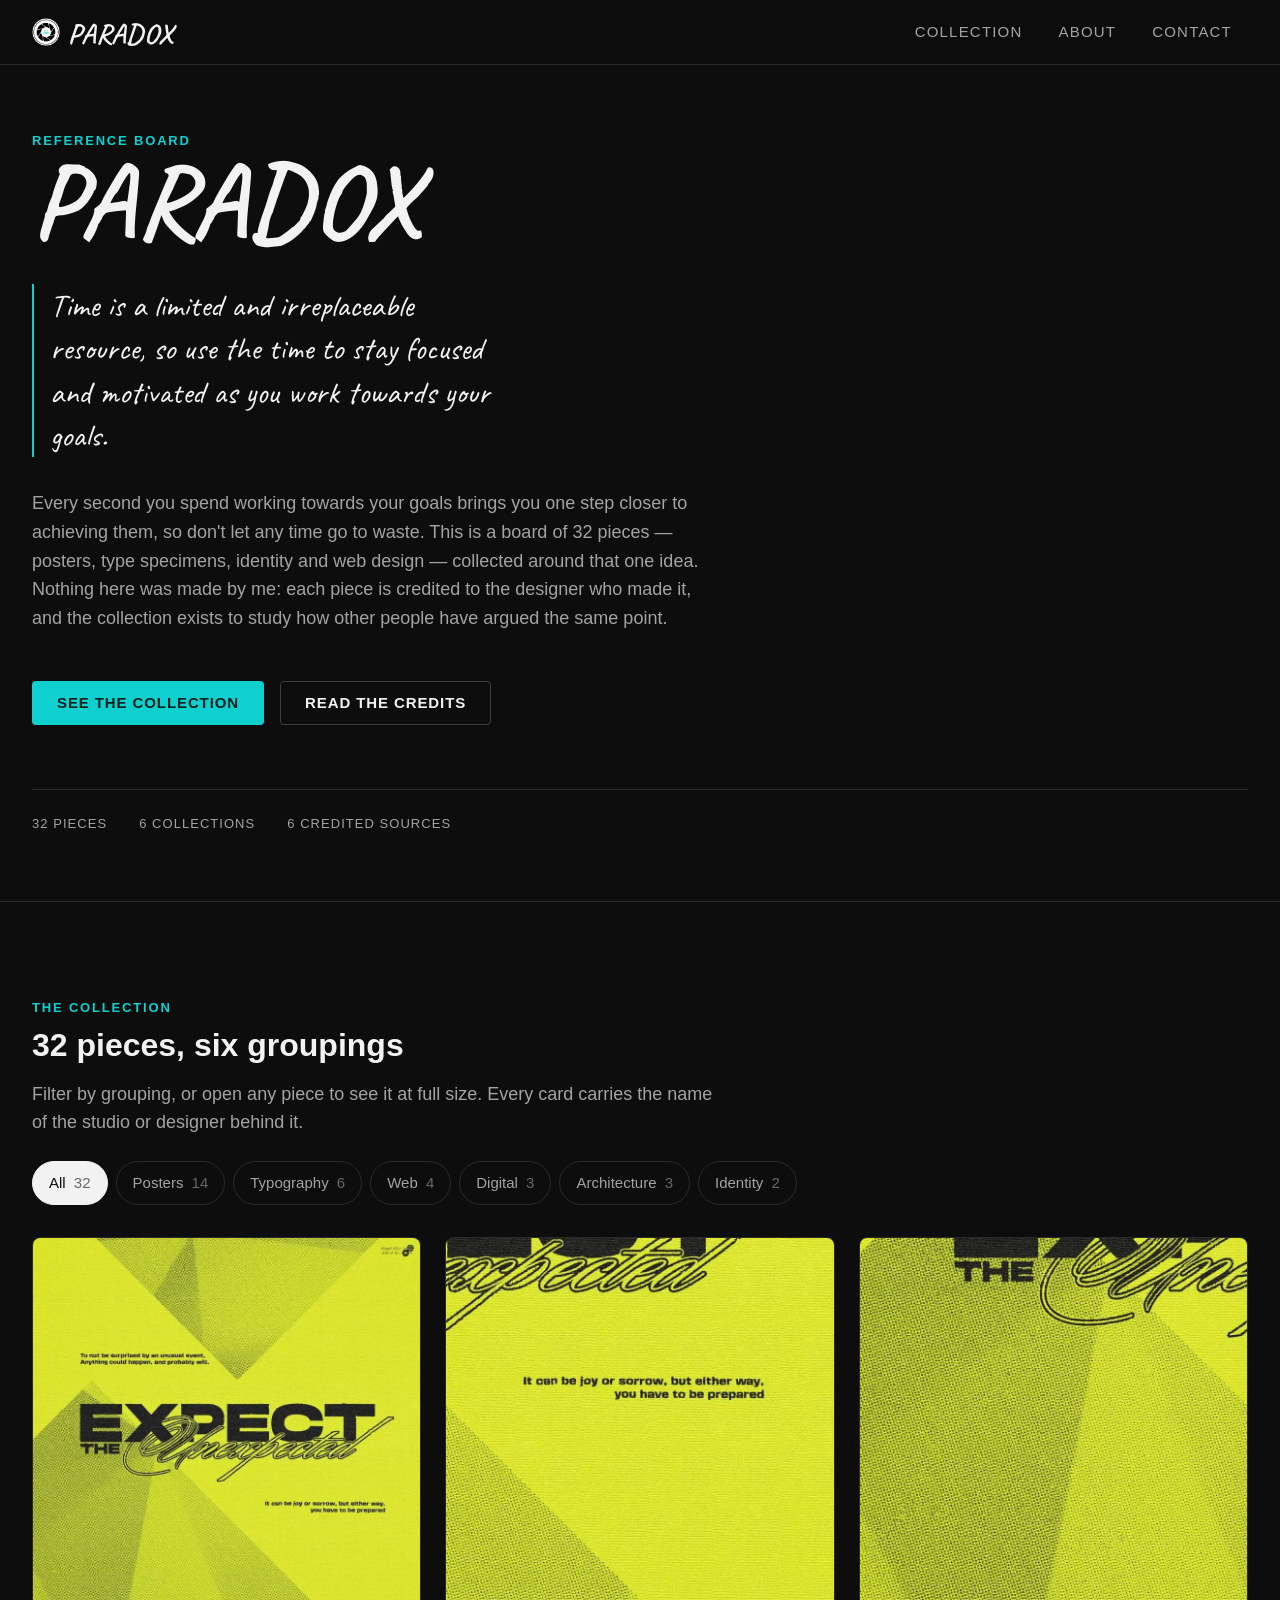
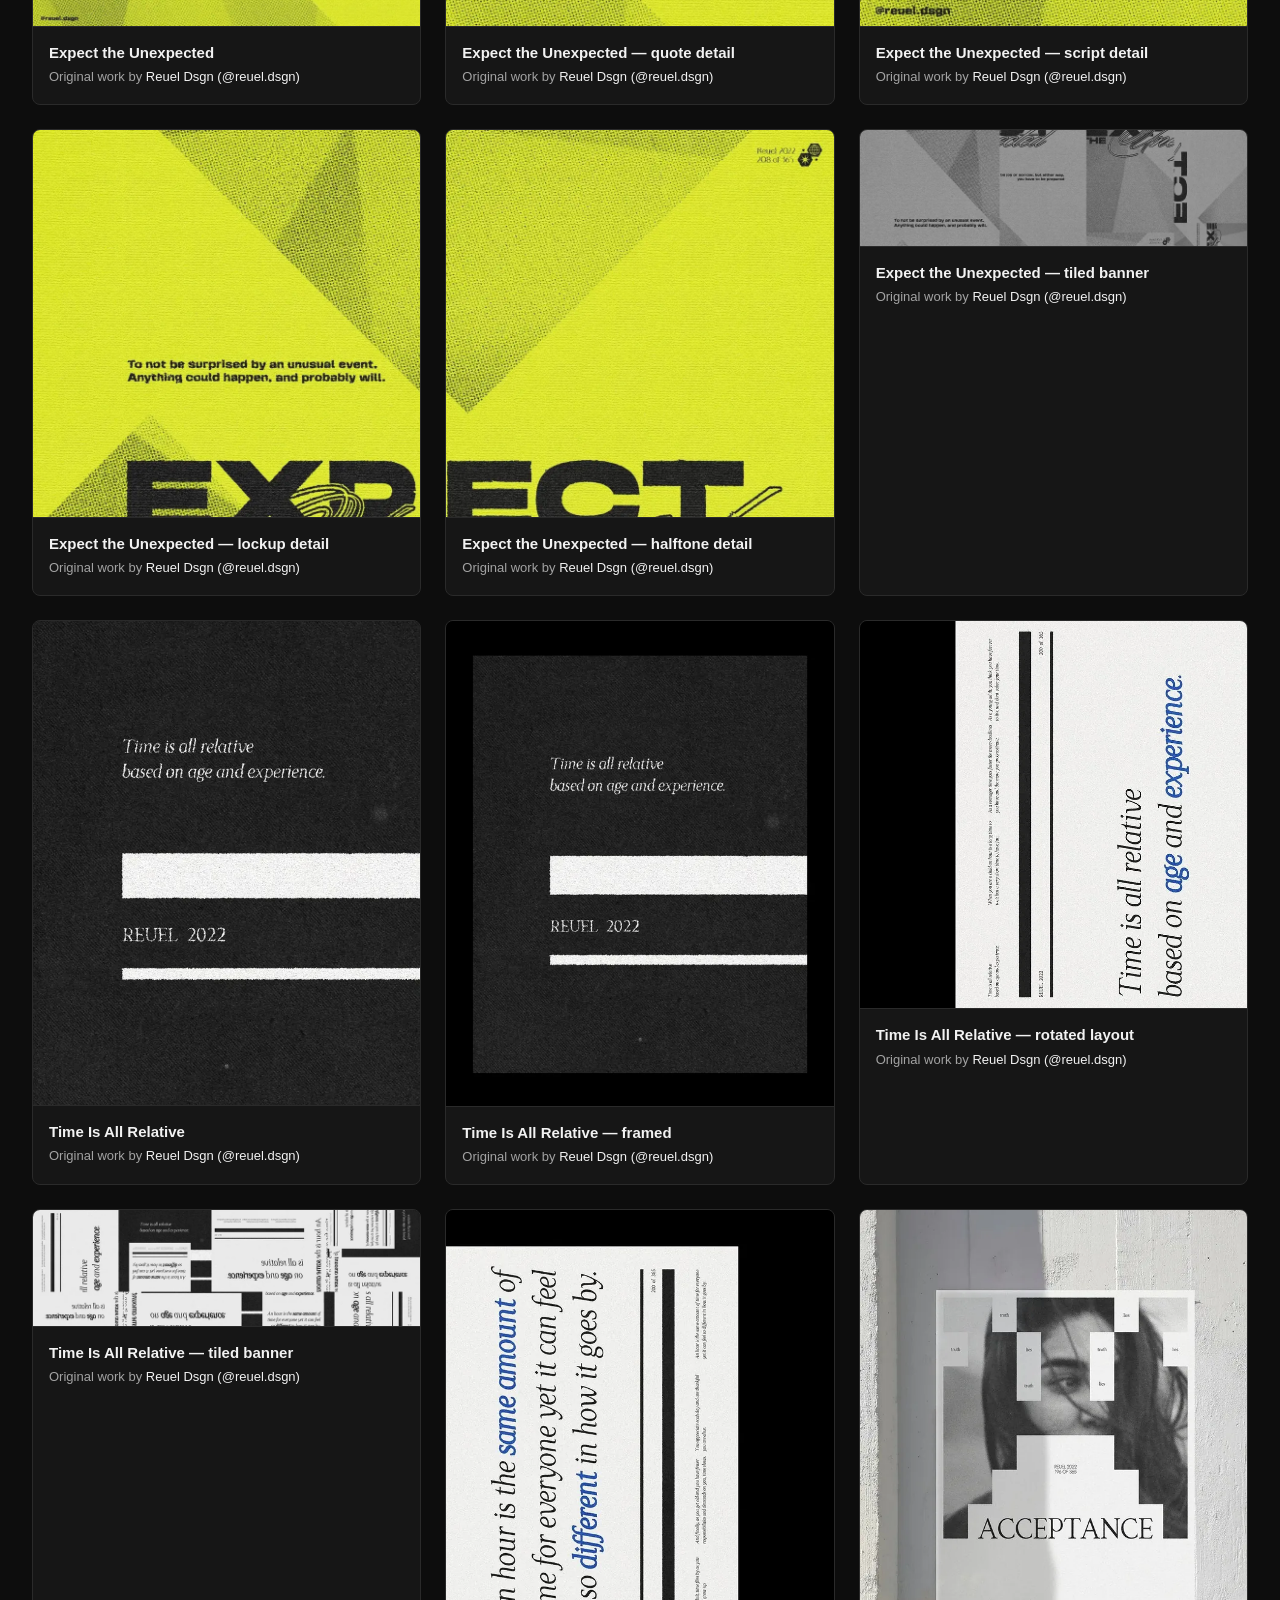
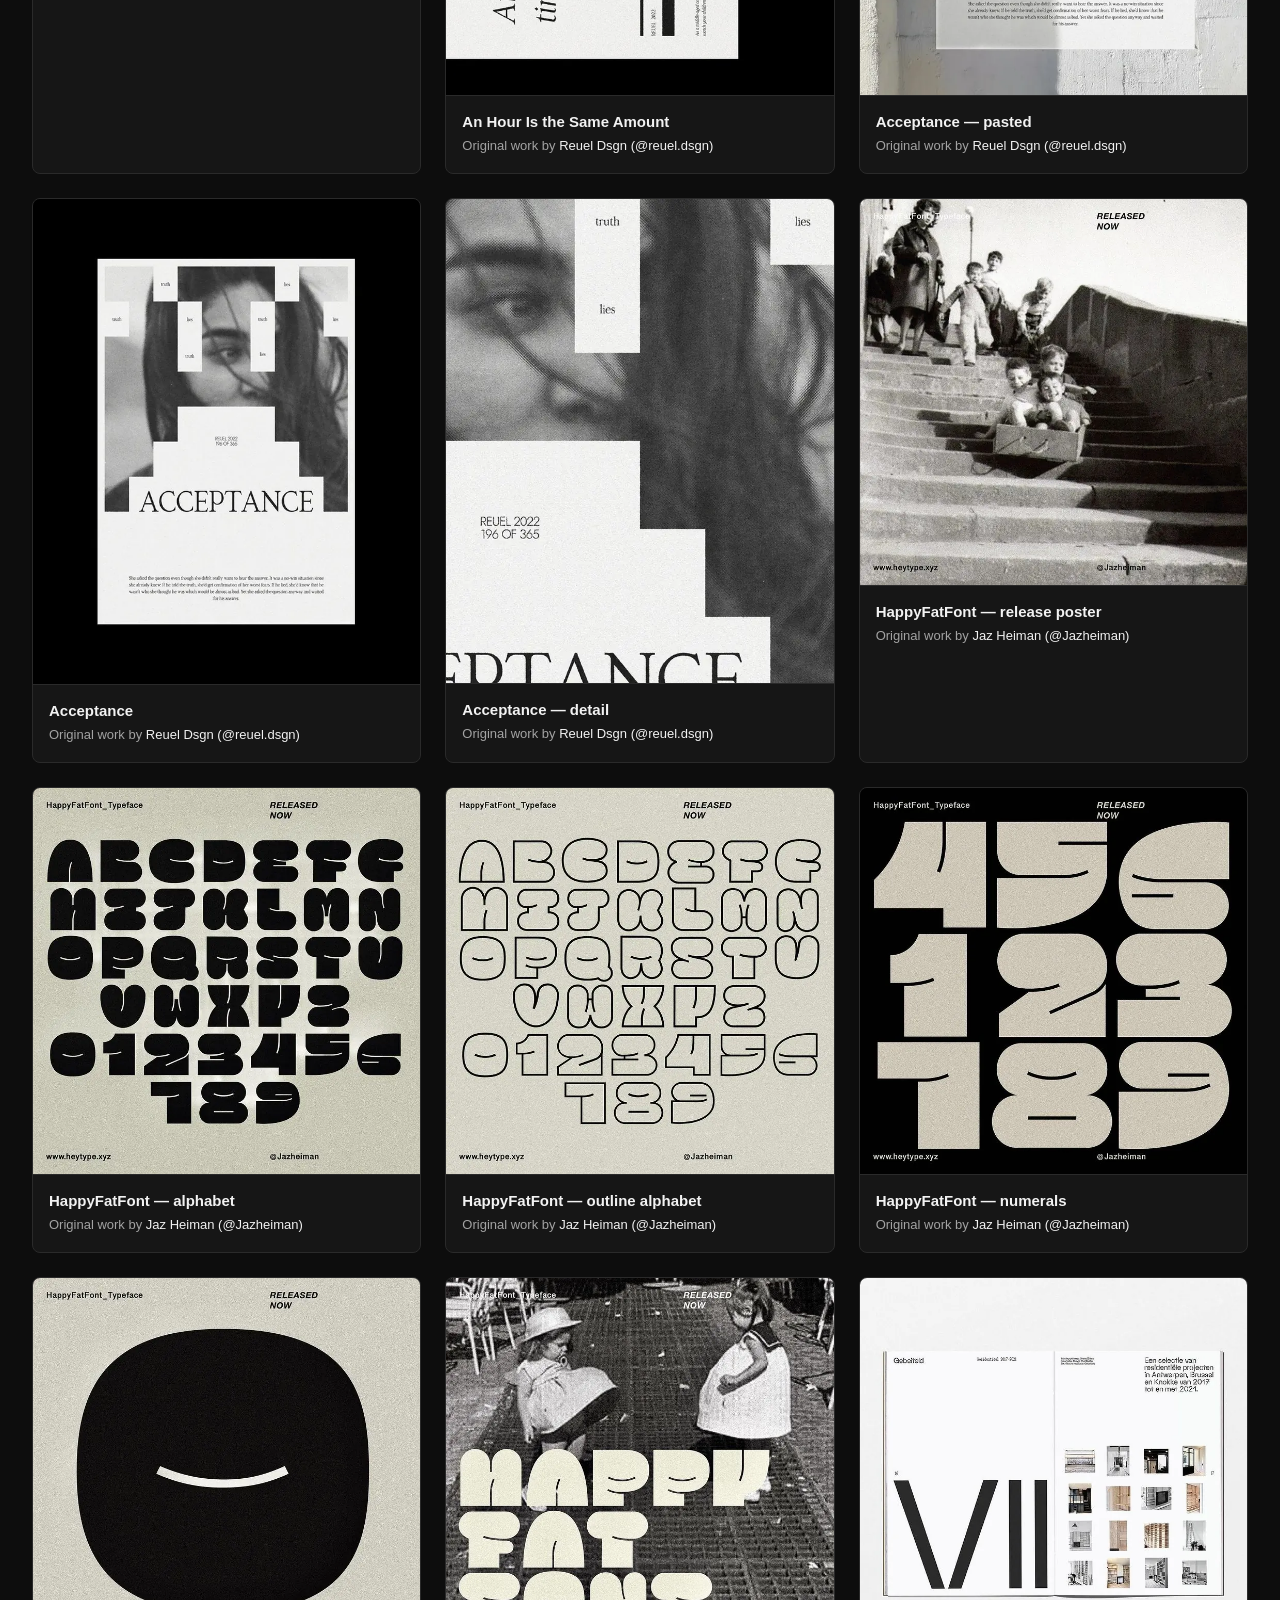
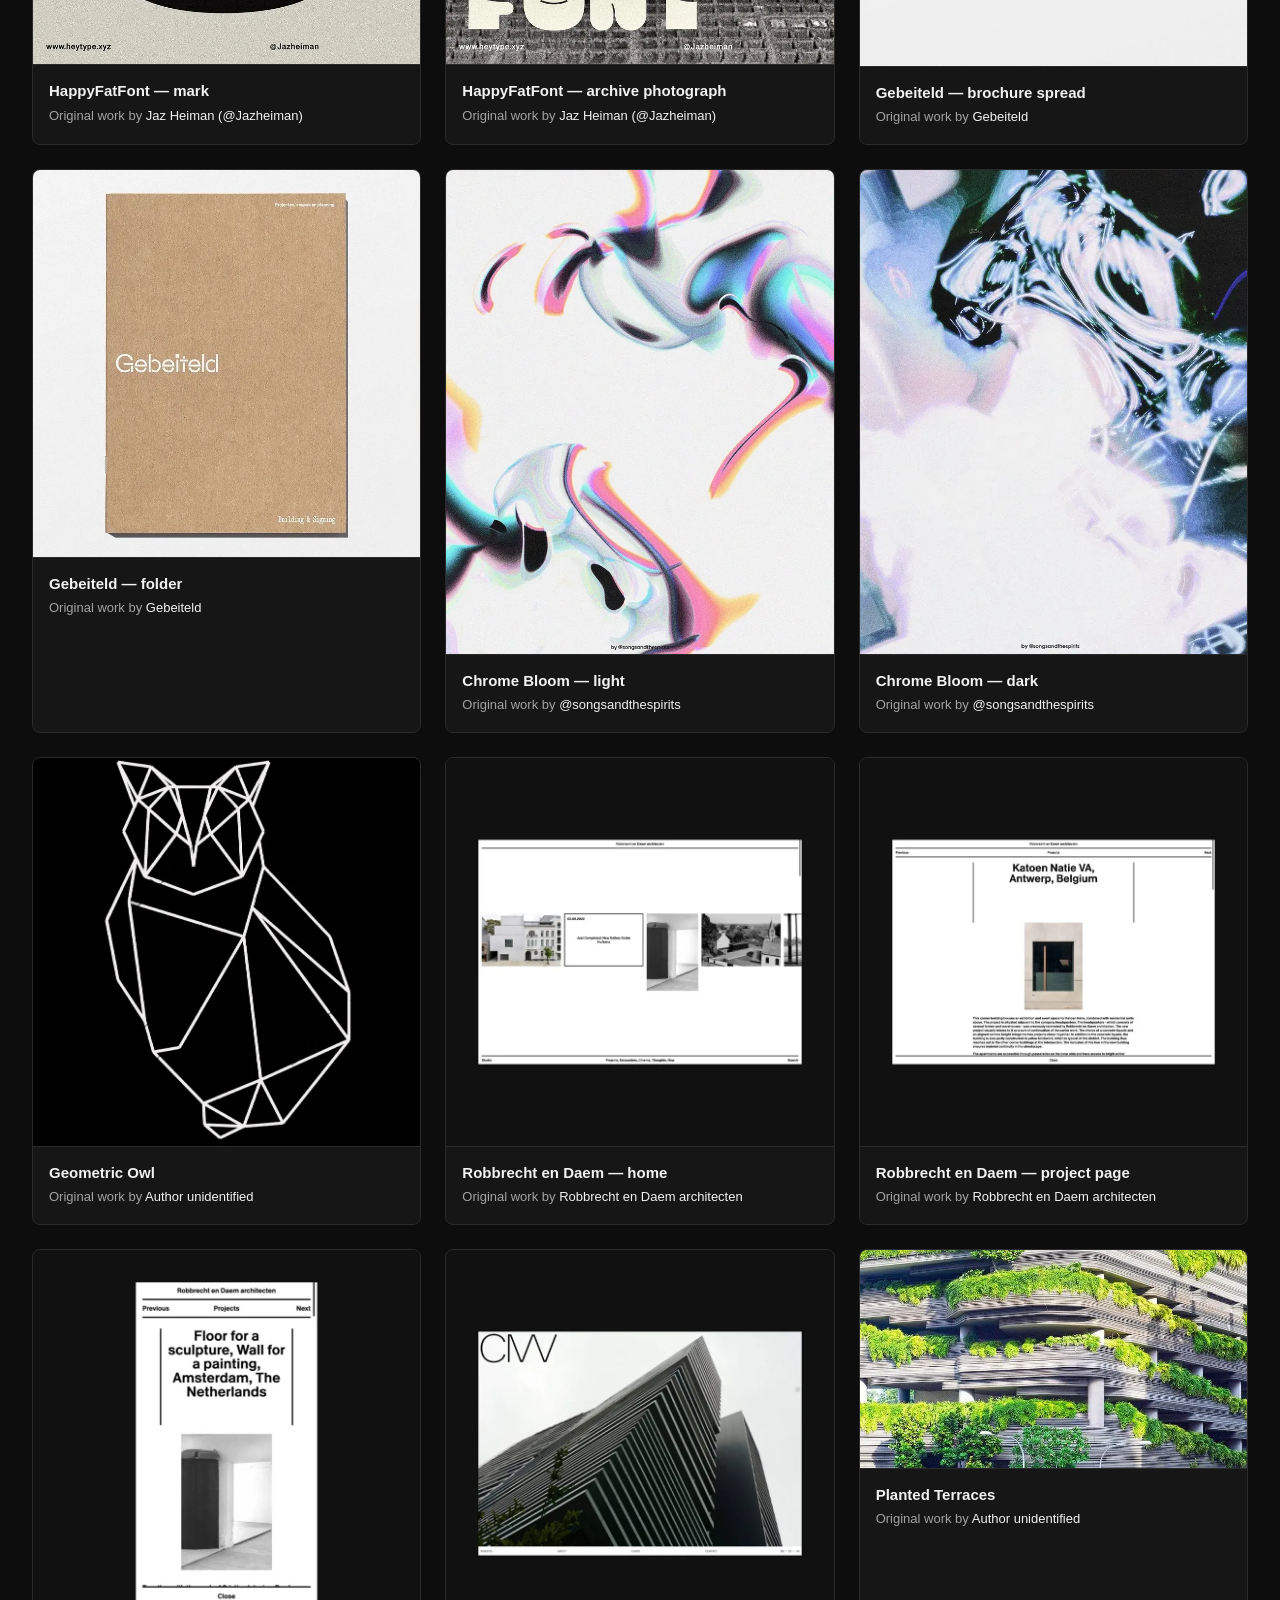
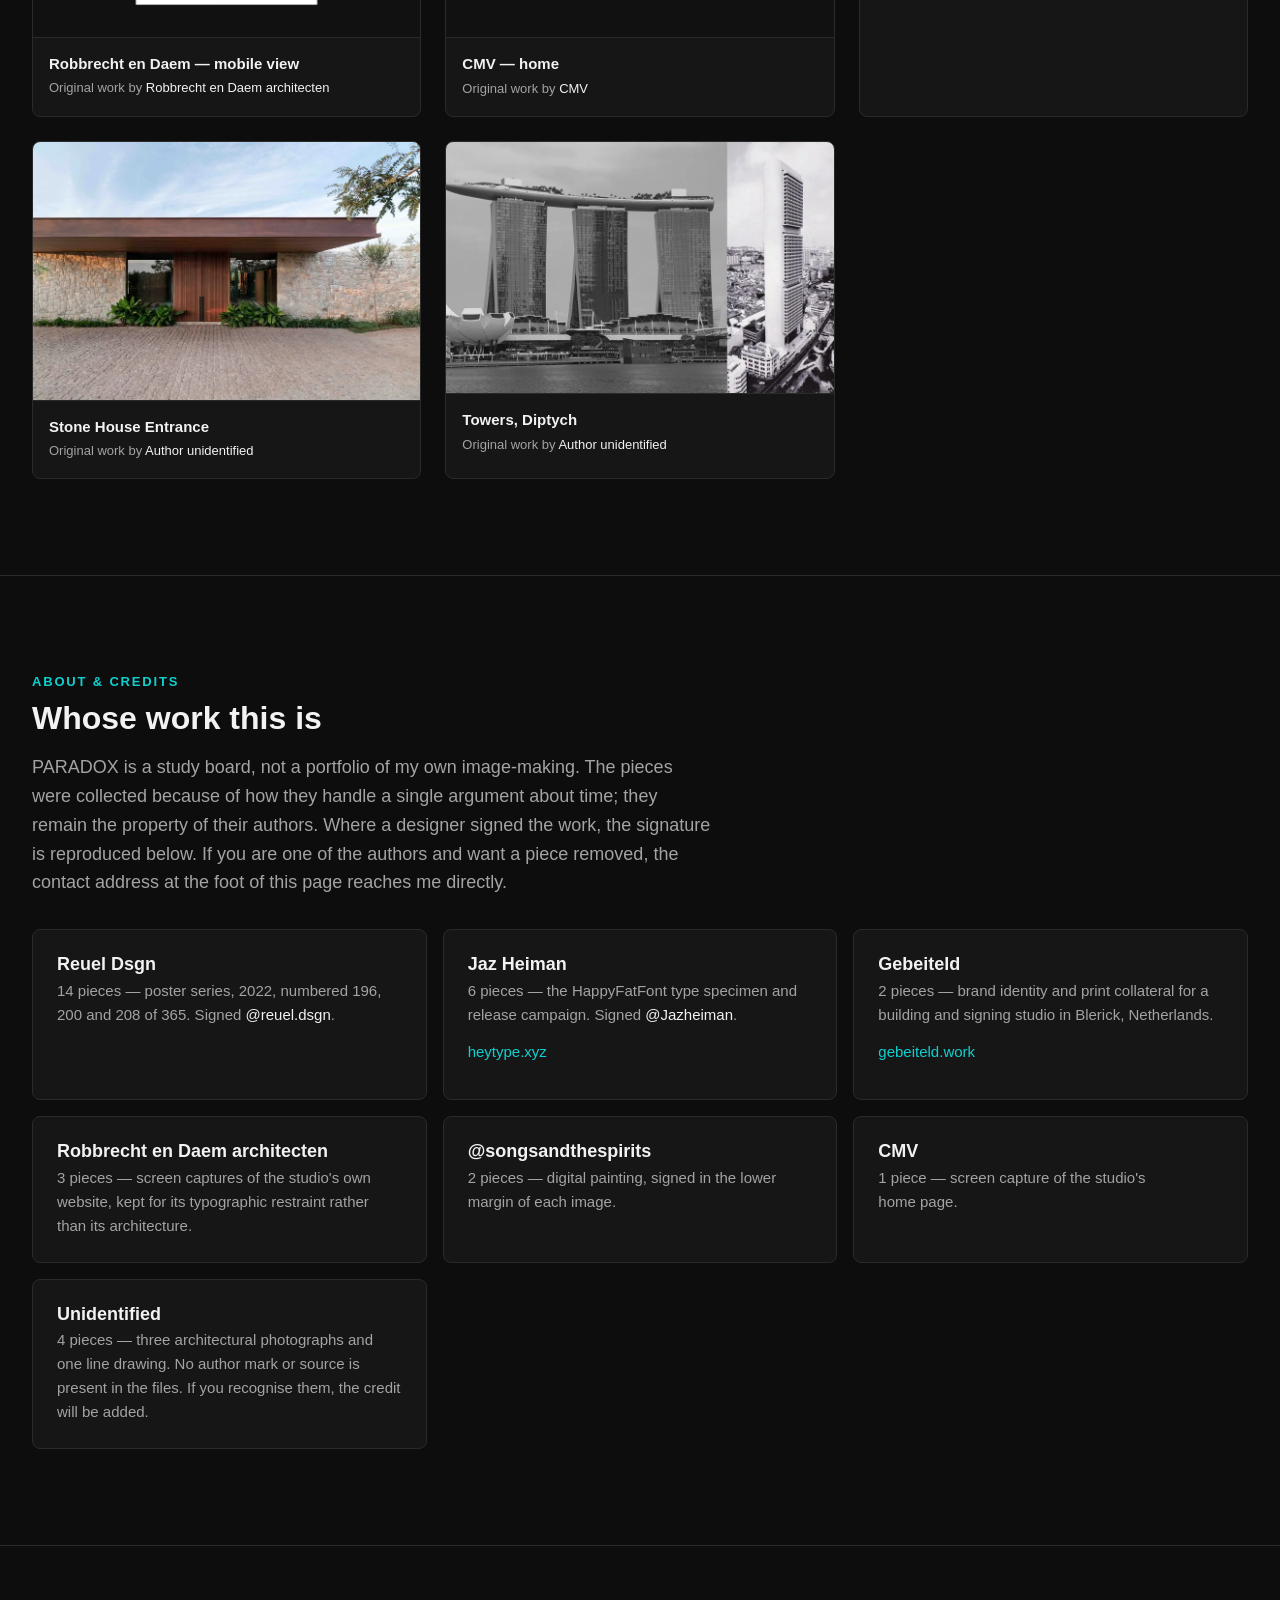
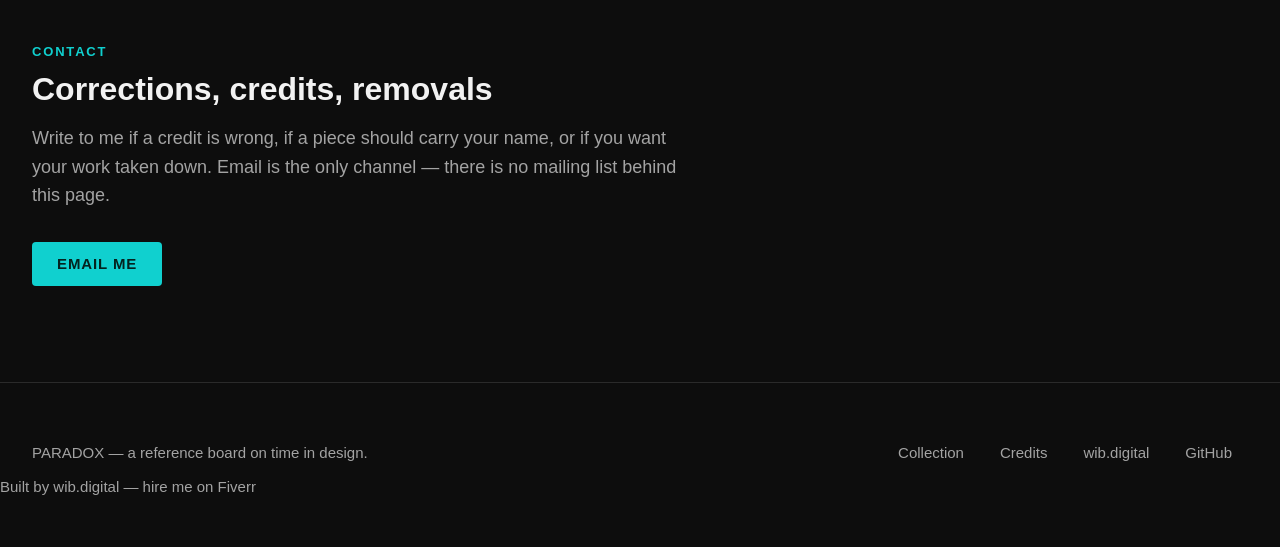
<file: index.html>
<!doctype html>
<html lang="en">
  <head>
    <meta charset="utf-8">
    <meta name="viewport" content="width=device-width, initial-scale=1">
    <!-- Built by Pablo Nieto Pérez — wib.digital
         Need changes or a new build? https://www.fiverr.com/pablonietop -->
    <meta name="author" content="Pablo Nieto Pérez — wib.digital">
    <link rel="author" href="https://www.fiverr.com/pablonietop">

    <title>WIB - Paradox Gallery</title>
    <link rel="icon" href="favicon.ico" sizes="any">
    <link rel="icon" type="image/svg+xml" href="favicon.svg">
    <link rel="icon" type="image/png" href="favicon-96x96.png" sizes="96x96">
    <link rel="apple-touch-icon" href="apple-touch-icon.png">
    <meta
      name="description"
      content="PARADOX collects 32 pieces of poster, typography and web design gathered around a single idea: time. Every piece is credited to the designer who made it."
    >
    <link rel="canonical" href="https://pablowib.github.io/Paradox-Image-Gallery/">

    <meta property="og:type" content="website">
    <meta property="og:url" content="https://pablowib.github.io/Paradox-Image-Gallery/">
    <meta property="og:title" content="PARADOX — A Curated Reference Board on Time in Design">
    <meta
      property="og:description"
      content="32 pieces of poster, typography and web design gathered around a single idea: time. Every piece credited to the designer who made it."
    >
    <meta property="og:image" content="https://pablowib.github.io/Paradox-Image-Gallery/assets/img/og-cover.jpg">
    <meta name="twitter:card" content="summary_large_image">

    <meta name="theme-color" content="#0d0d0d">

    <link
      rel="preload"
      href="assets/fonts/caveat-bold.woff2"
      as="font"
      type="font/woff2"
      crossorigin
    >
    <link rel="stylesheet" href="assets/css/base.css">
    <link rel="stylesheet" href="assets/css/layout.css">
    <link rel="stylesheet" href="assets/css/components.css">

    <script defer src="assets/js/modules/scroll-lock.js"></script>
    <script defer src="assets/js/modules/nav.js"></script>
    <script defer src="assets/js/modules/gallery.js"></script>
    <script defer src="assets/js/modules/lightbox.js"></script>
    <script defer src="assets/js/main.js"></script>
    <script type="application/ld+json">
    {
      "@context": "https://schema.org",
      "@type": "Person",
      "name": "Pablo Nieto Pérez",
      "url": "https://wib.digital",
      "jobTitle": "Web Designer and Developer",
      "sameAs": [
        "https://www.fiverr.com/pablonietop",
        "https://www.linkedin.com/in/pablo-nieto-perez-39a530292"
      ]
    }
    </script>
  </head>

  <body>
    <a class="skip-link" href="#main">Skip to content</a>

    <header class="site-header">
      <div class="container site-header__inner">
        <a class="brand" href="index.html">
          <img
            class="brand__mark"
            src="assets/img/logo/paradox-mark.png"
            width="28"
            height="28"
            alt=""
          >
          <span class="brand__text">PARADOX</span>
        </a>

        <button
          class="nav-toggle"
          type="button"
          data-nav-toggle
          aria-expanded="false"
          aria-controls="site-nav"
          aria-label="Open menu"
        >
          <svg class="nav-toggle__icon--open" width="20" height="20" viewBox="0 0 20 20" fill="none" stroke="currentColor" stroke-width="1.8" aria-hidden="true">
            <path d="M2 5h16M2 10h16M2 15h16" stroke-linecap="round"></path>
          </svg>
          <svg class="nav-toggle__icon--close" width="20" height="20" viewBox="0 0 20 20" fill="none" stroke="currentColor" stroke-width="1.8" aria-hidden="true">
            <path d="M4 4l12 12M16 4L4 16" stroke-linecap="round"></path>
          </svg>
        </button>

        <nav class="site-nav" id="site-nav" aria-label="Main">
          <ul class="site-nav__list">
            <li><a class="site-nav__link" href="#collection">Collection</a></li>
            <li><a class="site-nav__link" href="#about">About</a></li>
            <li><a class="site-nav__link" href="#contact">Contact</a></li>
          </ul>
        </nav>
      </div>
    </header>

    <main id="main">
      <section class="hero container section--flush">
        <p class="eyebrow">Reference board</p>
        <h1 class="hero__title">PARADOX</h1>

        <blockquote class="hero__quote">
          Time is a limited and irreplaceable resource, so use the time to stay
          focused and motivated as you work towards your goals.
        </blockquote>

        <p class="hero__body">
          Every second you spend working towards your goals brings you one step
          closer to achieving them, so don't let any time go to waste. This is a
          board of 32 pieces — posters, type specimens, identity and web design —
          collected around that one idea. Nothing here was made by me: each piece
          is credited to the designer who made it, and the collection exists to
          study how other people have argued the same point.
        </p>

        <div class="hero__actions">
          <a class="button button--primary" href="#collection">See the collection</a>
          <a class="button button--secondary" href="#about">Read the credits</a>
        </div>

        <ul class="hero__meta">
          <li>32 pieces</li>
          <li>6 collections</li>
          <li>6 credited sources</li>
        </ul>
      </section>

      <section class="section" id="collection">
        <div class="container">
          <div class="section__header">
            <p class="eyebrow">The collection</p>
            <h2 class="section__title">32 pieces, six groupings</h2>
            <p class="section__lead">
              Filter by grouping, or open any piece to see it at full size.
              Every card carries the name of the studio or designer behind it.
            </p>

            <div class="filters" role="group" aria-label="Filter the collection">
              <button class="filter" type="button" data-filter="all" aria-pressed="true">
                All <span class="filter__count">32</span>
              </button>
              <button class="filter" type="button" data-filter="posters" aria-pressed="false">
                Posters <span class="filter__count">14</span>
              </button>
              <button class="filter" type="button" data-filter="typography" aria-pressed="false">
                Typography <span class="filter__count">6</span>
              </button>
              <button class="filter" type="button" data-filter="web" aria-pressed="false">
                Web <span class="filter__count">4</span>
              </button>
              <button class="filter" type="button" data-filter="digital" aria-pressed="false">
                Digital <span class="filter__count">3</span>
              </button>
              <button class="filter" type="button" data-filter="architecture" aria-pressed="false">
                Architecture <span class="filter__count">3</span>
              </button>
              <button class="filter" type="button" data-filter="identity" aria-pressed="false">
                Identity <span class="filter__count">2</span>
              </button>
            </div>

            <p class="visually-hidden" role="status" data-gallery-status></p>
          </div>

          <div class="gallery" data-gallery>
          <figure class="card" data-collection="posters">
            <button
              class="card__trigger"
              type="button"
              data-lightbox-open
              aria-label="Enlarge: Expect the Unexpected"
            >
              <img
                class="card__image"
                src="assets/img/content/expect-the-unexpected-poster.webp"
                width="800"
                height="800"
                alt="Poster in acid yellow with the headline Expect the Unexpected set in heavy black type crossed by a looping script." fetchpriority="high"
              >
            </button>
            <figcaption class="card__body">
              <h3 class="card__title">Expect the Unexpected</h3>
              <p class="card__credit">
                Original work by <span class="card__author">Reuel Dsgn (@reuel.dsgn)</span>
              </p>
            </figcaption>
          </figure>
          <figure class="card" data-collection="posters">
            <button
              class="card__trigger"
              type="button"
              data-lightbox-open
              aria-label="Enlarge: Expect the Unexpected — quote detail"
            >
              <img
                class="card__image"
                src="assets/img/content/expect-the-unexpected-quote-detail.webp"
                width="800"
                height="800"
                alt="Close crop of the acid yellow poster showing the line: it can be joy or sorrow, but either way, you have to be prepared."
              >
            </button>
            <figcaption class="card__body">
              <h3 class="card__title">Expect the Unexpected — quote detail</h3>
              <p class="card__credit">
                Original work by <span class="card__author">Reuel Dsgn (@reuel.dsgn)</span>
              </p>
            </figcaption>
          </figure>
          <figure class="card" data-collection="posters">
            <button
              class="card__trigger"
              type="button"
              data-lightbox-open
              aria-label="Enlarge: Expect the Unexpected — script detail"
            >
              <img
                class="card__image"
                src="assets/img/content/expect-the-unexpected-script-detail.webp"
                width="800"
                height="800"
                alt="Close crop showing the word THE in condensed black caps beside a looping outlined script, over a halftone field."
              >
            </button>
            <figcaption class="card__body">
              <h3 class="card__title">Expect the Unexpected — script detail</h3>
              <p class="card__credit">
                Original work by <span class="card__author">Reuel Dsgn (@reuel.dsgn)</span>
              </p>
            </figcaption>
          </figure>
          <figure class="card" data-collection="posters">
            <button
              class="card__trigger"
              type="button"
              data-lightbox-open
              aria-label="Enlarge: Expect the Unexpected — lockup detail"
            >
              <img
                class="card__image"
                src="assets/img/content/expect-the-unexpected-lockup-detail.webp"
                width="800"
                height="800"
                alt="Crop of the poster showing the line to not be surprised by an unusual event above the top of the word EXP." loading="lazy" decoding="async"
              >
            </button>
            <figcaption class="card__body">
              <h3 class="card__title">Expect the Unexpected — lockup detail</h3>
              <p class="card__credit">
                Original work by <span class="card__author">Reuel Dsgn (@reuel.dsgn)</span>
              </p>
            </figcaption>
          </figure>
          <figure class="card" data-collection="posters">
            <button
              class="card__trigger"
              type="button"
              data-lightbox-open
              aria-label="Enlarge: Expect the Unexpected — halftone detail"
            >
              <img
                class="card__image"
                src="assets/img/content/expect-the-unexpected-halftone-detail.webp"
                width="800"
                height="800"
                alt="Crop of the poster where a diagonal halftone field meets flat yellow above the letters ECT." loading="lazy" decoding="async"
              >
            </button>
            <figcaption class="card__body">
              <h3 class="card__title">Expect the Unexpected — halftone detail</h3>
              <p class="card__credit">
                Original work by <span class="card__author">Reuel Dsgn (@reuel.dsgn)</span>
              </p>
            </figcaption>
          </figure>
          <figure class="card" data-collection="posters">
            <button
              class="card__trigger"
              type="button"
              data-lightbox-open
              aria-label="Enlarge: Expect the Unexpected — tiled banner"
            >
              <img
                class="card__image"
                src="assets/img/content/expect-the-unexpected-tiled.webp"
                width="800"
                height="240"
                alt="Wide desaturated banner tiling several crops of the Expect the Unexpected poster side by side." loading="lazy" decoding="async"
              >
            </button>
            <figcaption class="card__body">
              <h3 class="card__title">Expect the Unexpected — tiled banner</h3>
              <p class="card__credit">
                Original work by <span class="card__author">Reuel Dsgn (@reuel.dsgn)</span>
              </p>
            </figcaption>
          </figure>
          <figure class="card" data-collection="posters">
            <button
              class="card__trigger"
              type="button"
              data-lightbox-open
              aria-label="Enlarge: Time Is All Relative"
            >
              <img
                class="card__image"
                src="assets/img/content/time-is-all-relative-poster.webp"
                width="640"
                height="800"
                alt="Black poster with the line Time is all relative based on age and experience in white italic serif above two white bars." loading="lazy" decoding="async"
              >
            </button>
            <figcaption class="card__body">
              <h3 class="card__title">Time Is All Relative</h3>
              <p class="card__credit">
                Original work by <span class="card__author">Reuel Dsgn (@reuel.dsgn)</span>
              </p>
            </figcaption>
          </figure>
          <figure class="card" data-collection="posters">
            <button
              class="card__trigger"
              type="button"
              data-lightbox-open
              aria-label="Enlarge: Time Is All Relative — framed"
            >
              <img
                class="card__image"
                src="assets/img/content/time-is-all-relative-framed.webp"
                width="639"
                height="800"
                alt="The Time is all relative poster centred inside a wide black border." loading="lazy" decoding="async"
              >
            </button>
            <figcaption class="card__body">
              <h3 class="card__title">Time Is All Relative — framed</h3>
              <p class="card__credit">
                Original work by <span class="card__author">Reuel Dsgn (@reuel.dsgn)</span>
              </p>
            </figcaption>
          </figure>
          <figure class="card" data-collection="posters">
            <button
              class="card__trigger"
              type="button"
              data-lightbox-open
              aria-label="Enlarge: Time Is All Relative — rotated layout"
            >
              <img
                class="card__image"
                src="assets/img/content/time-is-all-relative-rotated.webp"
                width="750"
                height="750"
                alt="Off-white poster turned on its side, with Time is all relative set large in serif and age and experience picked out in blue." loading="lazy" decoding="async"
              >
            </button>
            <figcaption class="card__body">
              <h3 class="card__title">Time Is All Relative — rotated layout</h3>
              <p class="card__credit">
                Original work by <span class="card__author">Reuel Dsgn (@reuel.dsgn)</span>
              </p>
            </figcaption>
          </figure>
          <figure class="card" data-collection="posters">
            <button
              class="card__trigger"
              type="button"
              data-lightbox-open
              aria-label="Enlarge: Time Is All Relative — tiled banner"
            >
              <img
                class="card__image"
                src="assets/img/content/time-is-all-relative-tiled.webp"
                width="800"
                height="240"
                alt="Wide banner tiling the Time is all relative poster in alternating upright and inverted positions." loading="lazy" decoding="async"
              >
            </button>
            <figcaption class="card__body">
              <h3 class="card__title">Time Is All Relative — tiled banner</h3>
              <p class="card__credit">
                Original work by <span class="card__author">Reuel Dsgn (@reuel.dsgn)</span>
              </p>
            </figcaption>
          </figure>
          <figure class="card" data-collection="posters">
            <button
              class="card__trigger"
              type="button"
              data-lightbox-open
              aria-label="Enlarge: An Hour Is the Same Amount"
            >
              <img
                class="card__image"
                src="assets/img/content/an-hour-is-the-same-amount.webp"
                width="639"
                height="800"
                alt="Off-white poster tilted on the diagonal reading: an hour is the same amount of time for everyone yet it can feel so different in how it goes by." loading="lazy" decoding="async"
              >
            </button>
            <figcaption class="card__body">
              <h3 class="card__title">An Hour Is the Same Amount</h3>
              <p class="card__credit">
                Original work by <span class="card__author">Reuel Dsgn (@reuel.dsgn)</span>
              </p>
            </figcaption>
          </figure>
          <figure class="card" data-collection="posters">
            <button
              class="card__trigger"
              type="button"
              data-lightbox-open
              aria-label="Enlarge: Acceptance — pasted"
            >
              <img
                class="card__image"
                src="assets/img/content/acceptance-poster-on-wall.webp"
                width="639"
                height="800"
                alt="The Acceptance poster pasted on a white painted wall, showing a black and white portrait interrupted by small labels reading truth and lies." loading="lazy" decoding="async"
              >
            </button>
            <figcaption class="card__body">
              <h3 class="card__title">Acceptance — pasted</h3>
              <p class="card__credit">
                Original work by <span class="card__author">Reuel Dsgn (@reuel.dsgn)</span>
              </p>
            </figcaption>
          </figure>
          <figure class="card" data-collection="posters">
            <button
              class="card__trigger"
              type="button"
              data-lightbox-open
              aria-label="Enlarge: Acceptance"
            >
              <img
                class="card__image"
                src="assets/img/content/acceptance-poster.webp"
                width="639"
                height="800"
                alt="Poster with a black and white portrait broken by white blocks labelled truth and lies, with the word ACCEPTANCE in serif caps below." loading="lazy" decoding="async"
              >
            </button>
            <figcaption class="card__body">
              <h3 class="card__title">Acceptance</h3>
              <p class="card__credit">
                Original work by <span class="card__author">Reuel Dsgn (@reuel.dsgn)</span>
              </p>
            </figcaption>
          </figure>
          <figure class="card" data-collection="posters">
            <button
              class="card__trigger"
              type="button"
              data-lightbox-open
              aria-label="Enlarge: Acceptance — detail"
            >
              <img
                class="card__image"
                src="assets/img/content/acceptance-detail.webp"
                width="640"
                height="800"
                alt="Close crop of the Acceptance poster showing the halftone portrait and the truth and lies labels at large scale." loading="lazy" decoding="async"
              >
            </button>
            <figcaption class="card__body">
              <h3 class="card__title">Acceptance — detail</h3>
              <p class="card__credit">
                Original work by <span class="card__author">Reuel Dsgn (@reuel.dsgn)</span>
              </p>
            </figcaption>
          </figure>
          <figure class="card" data-collection="typography">
            <button
              class="card__trigger"
              type="button"
              data-lightbox-open
              aria-label="Enlarge: HappyFatFont — release poster"
            >
              <img
                class="card__image"
                src="assets/img/content/happyfatfont-poster.webp"
                width="750"
                height="748"
                alt="Type specimen poster: the words HAPPY FAT FONT in soft cream bubble letters over a grainy black and white photograph of two toddlers." loading="lazy" decoding="async"
              >
            </button>
            <figcaption class="card__body">
              <h3 class="card__title">HappyFatFont — release poster</h3>
              <p class="card__credit">
                Original work by <span class="card__author">Jaz Heiman (@Jazheiman)</span>
              </p>
            </figcaption>
          </figure>
          <figure class="card" data-collection="typography">
            <button
              class="card__trigger"
              type="button"
              data-lightbox-open
              aria-label="Enlarge: HappyFatFont — alphabet"
            >
              <img
                class="card__image"
                src="assets/img/content/happyfatfont-alphabet-solid.webp"
                width="750"
                height="748"
                alt="Full uppercase alphabet and numerals of the HappyFatFont typeface in solid black bubble letters on a grey ground." loading="lazy" decoding="async"
              >
            </button>
            <figcaption class="card__body">
              <h3 class="card__title">HappyFatFont — alphabet</h3>
              <p class="card__credit">
                Original work by <span class="card__author">Jaz Heiman (@Jazheiman)</span>
              </p>
            </figcaption>
          </figure>
          <figure class="card" data-collection="typography">
            <button
              class="card__trigger"
              type="button"
              data-lightbox-open
              aria-label="Enlarge: HappyFatFont — outline alphabet"
            >
              <img
                class="card__image"
                src="assets/img/content/happyfatfont-alphabet-outline.webp"
                width="750"
                height="748"
                alt="The HappyFatFont alphabet and numerals drawn as thin black outlines on a grey ground." loading="lazy" decoding="async"
              >
            </button>
            <figcaption class="card__body">
              <h3 class="card__title">HappyFatFont — outline alphabet</h3>
              <p class="card__credit">
                Original work by <span class="card__author">Jaz Heiman (@Jazheiman)</span>
              </p>
            </figcaption>
          </figure>
          <figure class="card" data-collection="typography">
            <button
              class="card__trigger"
              type="button"
              data-lightbox-open
              aria-label="Enlarge: HappyFatFont — numerals"
            >
              <img
                class="card__image"
                src="assets/img/content/happyfatfont-numerals.webp"
                width="750"
                height="748"
                alt="Nine HappyFatFont numerals set very large in stone-coloured bubble forms on black." loading="lazy" decoding="async"
              >
            </button>
            <figcaption class="card__body">
              <h3 class="card__title">HappyFatFont — numerals</h3>
              <p class="card__credit">
                Original work by <span class="card__author">Jaz Heiman (@Jazheiman)</span>
              </p>
            </figcaption>
          </figure>
          <figure class="card" data-collection="typography">
            <button
              class="card__trigger"
              type="button"
              data-lightbox-open
              aria-label="Enlarge: HappyFatFont — mark"
            >
              <img
                class="card__image"
                src="assets/img/content/happyfatfont-mark.webp"
                width="750"
                height="748"
                alt="A single rounded black glyph with a pale smile-shaped counter, used as the mark for the HappyFatFont release." loading="lazy" decoding="async"
              >
            </button>
            <figcaption class="card__body">
              <h3 class="card__title">HappyFatFont — mark</h3>
              <p class="card__credit">
                Original work by <span class="card__author">Jaz Heiman (@Jazheiman)</span>
              </p>
            </figcaption>
          </figure>
          <figure class="card" data-collection="typography">
            <button
              class="card__trigger"
              type="button"
              data-lightbox-open
              aria-label="Enlarge: HappyFatFont — archive photograph"
            >
              <img
                class="card__image"
                src="assets/img/content/happyfatfont-archive-photo.webp"
                width="750"
                height="748"
                alt="Grainy black and white archive photograph of children sitting in a cardboard box on stone steps, used in the HappyFatFont campaign." loading="lazy" decoding="async"
              >
            </button>
            <figcaption class="card__body">
              <h3 class="card__title">HappyFatFont — archive photograph</h3>
              <p class="card__credit">
                Original work by <span class="card__author">Jaz Heiman (@Jazheiman)</span>
              </p>
            </figcaption>
          </figure>
          <figure class="card" data-collection="identity">
            <button
              class="card__trigger"
              type="button"
              data-lightbox-open
              aria-label="Enlarge: Gebeiteld — brochure spread"
            >
              <img
                class="card__image"
                src="assets/img/content/gebeiteld-brochure-spread.webp"
                width="750"
                height="750"
                alt="Open brochure spread with a large roman numeral VII on the left page and a grid of small interior photographs on the right." loading="lazy" decoding="async"
              >
            </button>
            <figcaption class="card__body">
              <h3 class="card__title">Gebeiteld — brochure spread</h3>
              <p class="card__credit">
                Original work by <span class="card__author">Gebeiteld</span>
              </p>
            </figcaption>
          </figure>
          <figure class="card" data-collection="identity">
            <button
              class="card__trigger"
              type="button"
              data-lightbox-open
              aria-label="Enlarge: Gebeiteld — folder"
            >
              <img
                class="card__image"
                src="assets/img/content/gebeiteld-folder-cover.webp"
                width="750"
                height="750"
                alt="Kraft board folder printed with the Gebeiteld wordmark in white and the words Building and Signing at the foot." loading="lazy" decoding="async"
              >
            </button>
            <figcaption class="card__body">
              <h3 class="card__title">Gebeiteld — folder</h3>
              <p class="card__credit">
                Original work by <span class="card__author">Gebeiteld</span>
              </p>
            </figcaption>
          </figure>
          <figure class="card" data-collection="digital">
            <button
              class="card__trigger"
              type="button"
              data-lightbox-open
              aria-label="Enlarge: Chrome Bloom — light"
            >
              <img
                class="card__image"
                src="assets/img/content/chrome-bloom-light.webp"
                width="640"
                height="800"
                alt="Digital painting of glossy chrome ribbons curling across a pale ground, edged in pink, cyan and yellow." loading="lazy" decoding="async"
              >
            </button>
            <figcaption class="card__body">
              <h3 class="card__title">Chrome Bloom — light</h3>
              <p class="card__credit">
                Original work by <span class="card__author">@songsandthespirits</span>
              </p>
            </figcaption>
          </figure>
          <figure class="card" data-collection="digital">
            <button
              class="card__trigger"
              type="button"
              data-lightbox-open
              aria-label="Enlarge: Chrome Bloom — dark"
            >
              <img
                class="card__image"
                src="assets/img/content/chrome-bloom-dark.webp"
                width="640"
                height="800"
                alt="Digital painting of white chrome forms breaking into a dark green and black field, lit from behind." loading="lazy" decoding="async"
              >
            </button>
            <figcaption class="card__body">
              <h3 class="card__title">Chrome Bloom — dark</h3>
              <p class="card__credit">
                Original work by <span class="card__author">@songsandthespirits</span>
              </p>
            </figcaption>
          </figure>
          <figure class="card" data-collection="digital">
            <button
              class="card__trigger"
              type="button"
              data-lightbox-open
              aria-label="Enlarge: Geometric Owl"
            >
              <img
                class="card__image"
                src="assets/img/content/geometric-owl.webp"
                width="799"
                height="800"
                alt="Line drawing of an owl built from straight white facets on a black ground." loading="lazy" decoding="async"
              >
            </button>
            <figcaption class="card__body">
              <h3 class="card__title">Geometric Owl</h3>
              <p class="card__credit">
                Original work by <span class="card__author">Author unidentified</span>
              </p>
            </figcaption>
          </figure>
          <figure class="card" data-collection="web">
            <button
              class="card__trigger"
              type="button"
              data-lightbox-open
              aria-label="Enlarge: Robbrecht en Daem — home"
            >
              <img
                class="card__image"
                src="assets/img/content/robbrecht-en-daem-home.webp"
                width="799"
                height="800"
                alt="Screenshot of the Robbrecht en Daem architecten home page: thin rules top and bottom framing a horizontal row of small project photographs." loading="lazy" decoding="async"
              >
            </button>
            <figcaption class="card__body">
              <h3 class="card__title">Robbrecht en Daem — home</h3>
              <p class="card__credit">
                Original work by <span class="card__author">Robbrecht en Daem architecten</span>
              </p>
            </figcaption>
          </figure>
          <figure class="card" data-collection="web">
            <button
              class="card__trigger"
              type="button"
              data-lightbox-open
              aria-label="Enlarge: Robbrecht en Daem — project page"
            >
              <img
                class="card__image"
                src="assets/img/content/robbrecht-en-daem-project.webp"
                width="799"
                height="800"
                alt="Screenshot of a project page titled Katoen Natie VA, Antwerp, Belgium, with a single centred photograph above a column of text." loading="lazy" decoding="async"
              >
            </button>
            <figcaption class="card__body">
              <h3 class="card__title">Robbrecht en Daem — project page</h3>
              <p class="card__credit">
                Original work by <span class="card__author">Robbrecht en Daem architecten</span>
              </p>
            </figcaption>
          </figure>
          <figure class="card" data-collection="web">
            <button
              class="card__trigger"
              type="button"
              data-lightbox-open
              aria-label="Enlarge: Robbrecht en Daem — mobile view"
            >
              <img
                class="card__image"
                src="assets/img/content/robbrecht-en-daem-mobile.webp"
                width="800"
                height="799"
                alt="Mobile screenshot of a project page titled Floor for a sculpture, Wall for a painting, Amsterdam." loading="lazy" decoding="async"
              >
            </button>
            <figcaption class="card__body">
              <h3 class="card__title">Robbrecht en Daem — mobile view</h3>
              <p class="card__credit">
                Original work by <span class="card__author">Robbrecht en Daem architecten</span>
              </p>
            </figcaption>
          </figure>
          <figure class="card" data-collection="web">
            <button
              class="card__trigger"
              type="button"
              data-lightbox-open
              aria-label="Enlarge: CMV — home"
            >
              <img
                class="card__image"
                src="assets/img/content/cmv-studio-home.webp"
                width="799"
                height="800"
                alt="Screenshot of the CMV studio home page: a full-bleed photograph looking up a ribbed tower facade, with the wordmark at top left." loading="lazy" decoding="async"
              >
            </button>
            <figcaption class="card__body">
              <h3 class="card__title">CMV — home</h3>
              <p class="card__credit">
                Original work by <span class="card__author">CMV</span>
              </p>
            </figcaption>
          </figure>
          <figure class="card" data-collection="architecture">
            <button
              class="card__trigger"
              type="button"
              data-lightbox-open
              aria-label="Enlarge: Planted Terraces"
            >
              <img
                class="card__image"
                src="assets/img/content/planted-terraces-facade.webp"
                width="750"
                height="422"
                alt="Concrete building whose stacked, curving balconies are planted with dense trailing greenery." loading="lazy" decoding="async"
              >
            </button>
            <figcaption class="card__body">
              <h3 class="card__title">Planted Terraces</h3>
              <p class="card__credit">
                Original work by <span class="card__author">Author unidentified</span>
              </p>
            </figcaption>
          </figure>
          <figure class="card" data-collection="architecture">
            <button
              class="card__trigger"
              type="button"
              data-lightbox-open
              aria-label="Enlarge: Stone House Entrance"
            >
              <img
                class="card__image"
                src="assets/img/content/stone-house-entrance.webp"
                width="800"
                height="533"
                alt="Single-storey house at dusk with a deep flat copper roof, rough stone walls and a tall ribbed timber door." loading="lazy" decoding="async"
              >
            </button>
            <figcaption class="card__body">
              <h3 class="card__title">Stone House Entrance</h3>
              <p class="card__credit">
                Original work by <span class="card__author">Author unidentified</span>
              </p>
            </figcaption>
          </figure>
          <figure class="card" data-collection="architecture">
            <button
              class="card__trigger"
              type="button"
              data-lightbox-open
              aria-label="Enlarge: Towers, Diptych"
            >
              <img
                class="card__image"
                src="assets/img/content/singapore-towers-diptych.webp"
                width="800"
                height="520"
                alt="Black and white diptych: the three towers of Marina Bay Sands beside an aerial view of a slab tower over low-rise housing." loading="lazy" decoding="async"
              >
            </button>
            <figcaption class="card__body">
              <h3 class="card__title">Towers, Diptych</h3>
              <p class="card__credit">
                Original work by <span class="card__author">Author unidentified</span>
              </p>
            </figcaption>
          </figure>
          </div>
        </div>
      </section>

      <section class="section" id="about">
        <div class="container">
          <div class="section__header">
            <p class="eyebrow">About &amp; credits</p>
            <h2 class="section__title">Whose work this is</h2>
            <p class="section__lead">
              PARADOX is a study board, not a portfolio of my own image-making.
              The pieces were collected because of how they handle a single
              argument about time; they remain the property of their authors.
              Where a designer signed the work, the signature is reproduced
              below. If you are one of the authors and want a piece removed,
              the contact address at the foot of this page reaches me directly.
            </p>
          </div>

          <ul class="credits">
            <li class="credit">
              <h3 class="credit__name">Reuel Dsgn</h3>
              <p class="credit__meta">
                14 pieces — poster series, 2022, numbered 196, 200 and 208 of 365.
                Signed <span class="card__author">@reuel.dsgn</span>.
              </p>
            </li>
            <li class="credit">
              <h3 class="credit__name">Jaz Heiman</h3>
              <p class="credit__meta">
                6 pieces — the HappyFatFont type specimen and release campaign.
                Signed <span class="card__author">@Jazheiman</span>.
              </p>
              <a class="credit__link" href="https://heytype.xyz" rel="noopener noreferrer" target="_blank">
                heytype.xyz
              </a>
            </li>
            <li class="credit">
              <h3 class="credit__name">Gebeiteld</h3>
              <p class="credit__meta">
                2 pieces — brand identity and print collateral for a building and
                signing studio in Blerick, Netherlands.
              </p>
              <a class="credit__link" href="https://gebeiteld.work" rel="noopener noreferrer" target="_blank">
                gebeiteld.work
              </a>
            </li>
            <li class="credit">
              <h3 class="credit__name">Robbrecht en Daem architecten</h3>
              <p class="credit__meta">
                3 pieces — screen captures of the studio's own website, kept for
                its typographic restraint rather than its architecture.
              </p>
            </li>
            <li class="credit">
              <h3 class="credit__name">@songsandthespirits</h3>
              <p class="credit__meta">
                2 pieces — digital painting, signed in the lower margin of each
                image.
              </p>
            </li>
            <li class="credit">
              <h3 class="credit__name">CMV</h3>
              <p class="credit__meta">
                1 piece — screen capture of the studio's home page.
              </p>
            </li>
            <li class="credit">
              <h3 class="credit__name">Unidentified</h3>
              <p class="credit__meta">
                4 pieces — three architectural photographs and one line drawing.
                No author mark or source is present in the files. If you
                recognise them, the credit will be added.
              </p>
            </li>
          </ul>
        </div>
      </section>

      <section class="section" id="contact">
        <div class="container">
          <div class="section__header">
            <p class="eyebrow">Contact</p>
            <h2 class="section__title">Corrections, credits, removals</h2>
            <p class="section__lead">
              Write to me if a credit is wrong, if a piece should carry your
              name, or if you want your work taken down. Email is the only
              channel — there is no mailing list behind this page.
            </p>
          </div>

          <div class="contact__actions">
            <a
              class="button button--primary"
              href="mailto:pablonietoperez369@gmail.com?subject=PARADOX%20—%20credit%20or%20removal"
            >
              Email me
            </a>
          </div>
        </div>
      </section>
    </main>

    <footer class="site-footer">
      <div class="container site-footer__inner">
        <p>PARADOX — a reference board on time in design.</p>
        <nav class="site-footer__links" aria-label="Footer">
          <a class="site-footer__link" href="#collection">Collection</a>
          <a class="site-footer__link" href="#about">Credits</a>
          <a
            class="site-footer__link"
            href="https://wib.digital"
            rel="noopener noreferrer"
            target="_blank"
          >wib.digital</a>
          <a
            class="site-footer__link"
            href="https://github.com/pabloWIB"
            rel="noopener noreferrer"
            target="_blank"
          >GitHub</a>
        </nav>
      </div>
      <p class="site-credit">
        Built by <a href="https://wib.digital" rel="noopener">wib.digital</a> —
        <a href="https://www.fiverr.com/pablonietop" rel="noopener">hire me on Fiverr</a>
      </p>
    </footer>

    <div
      class="lightbox"
      id="lightbox"
      hidden
      role="dialog"
      aria-modal="true"
      aria-labelledby="lightbox-title"
    >
      <div class="lightbox__bar">
        <p class="lightbox__counter" data-lightbox-counter></p>
        <button class="lightbox__control" type="button" data-lightbox-prev aria-label="Previous piece">
          <svg width="20" height="20" viewBox="0 0 20 20" fill="none" stroke="currentColor" stroke-width="1.8" aria-hidden="true">
            <path d="M12.5 4L6.5 10l6 6" stroke-linecap="round" stroke-linejoin="round"></path>
          </svg>
        </button>
        <button class="lightbox__control" type="button" data-lightbox-next aria-label="Next piece">
          <svg width="20" height="20" viewBox="0 0 20 20" fill="none" stroke="currentColor" stroke-width="1.8" aria-hidden="true">
            <path d="M7.5 4l6 6-6 6" stroke-linecap="round" stroke-linejoin="round"></path>
          </svg>
        </button>
        <button class="lightbox__control" type="button" data-lightbox-close aria-label="Close viewer">
          <svg width="20" height="20" viewBox="0 0 20 20" fill="none" stroke="currentColor" stroke-width="1.8" aria-hidden="true">
            <path d="M4 4l12 12M16 4L4 16" stroke-linecap="round"></path>
          </svg>
        </button>
      </div>

      <!-- The image element is created by lightbox.js so the document never
           carries an <img> without a source. -->
      <div class="lightbox__stage" data-lightbox-stage></div>

      <div class="lightbox__caption">
        <p class="lightbox__title" id="lightbox-title" data-lightbox-title></p>
        <p class="lightbox__credit" data-lightbox-credit></p>
      </div>
    </div>
</body>
</html>
</file>
<file: assets/css/base.css>
/* ==========================================================================
   base.css — design tokens, reset, typography
   ========================================================================== */

/* --------------------------------------------------------------------------
   1. Tokens
   -------------------------------------------------------------------------- */

:root {
  /* Colour — derived from the palette already in use (#0D0D0D, #F2F2F2,
     #BFBFBF) plus the cyan sampled from the project logotype (#10D0CF). */
  --color-bg: #0d0d0d;
  --color-surface: #161616;
  --color-surface-raised: #1e1e1e;
  --color-border: #2a2a2a;
  --color-border-strong: #3d3d3d;
  --color-text: #f2f2f2;
  --color-text-muted: #a3a3a3;
  --color-accent: #10d0cf;
  --color-accent-bright: #5ee8e7;
  --color-accent-contrast: #04231f;

  /* Typography */
  --font-ui: -apple-system, BlinkMacSystemFont, "Segoe UI", Roboto,
    "Helvetica Neue", Arial, sans-serif;
  --font-display: "Caveat", "Segoe Script", cursive;

  --text-xs: 0.8125rem;
  --text-sm: 0.9375rem;
  --text-base: 1rem;
  --text-md: 1.125rem;
  --text-lg: clamp(1.25rem, 1.1rem + 0.7vw, 1.5rem);
  --text-xl: clamp(1.5rem, 1.25rem + 1.2vw, 2rem);
  --text-2xl: clamp(2rem, 1.5rem + 2.4vw, 3rem);
  --text-display: clamp(3rem, 1.8rem + 6vw, 7rem);

  --leading-tight: 1.15;
  --leading-snug: 1.35;
  --leading-normal: 1.6;

  --measure: 68ch;

  /* Spacing — 4 / 8 / 16 / 24 / 32 / 48 / 64 / 96 */
  --space-1: 0.25rem;
  --space-2: 0.5rem;
  --space-3: 1rem;
  --space-4: 1.5rem;
  --space-5: 2rem;
  --space-6: 3rem;
  --space-7: 4rem;
  --space-8: 6rem;

  /* Radius, shadow, motion */
  --radius-sm: 4px;
  --radius-md: 8px;
  --radius-full: 999px;
  --shadow-md: 0 8px 24px rgb(0 0 0 / 45%);
  --transition: 180ms ease;

  /* Layout */
  --container-max: 1440px;
  --header-height: 4rem;
}

/* --------------------------------------------------------------------------
   2. Reset
   -------------------------------------------------------------------------- */

*,
*::before,
*::after {
  box-sizing: border-box;
}

* {
  margin: 0;
}

html {
  -webkit-text-size-adjust: 100%;
  scroll-behavior: smooth;
}

body {
  min-height: 100vh;
  background-color: var(--color-bg);
  color: var(--color-text);
  font-family: var(--font-ui);
  font-size: var(--text-base);
  line-height: var(--leading-normal);
  -webkit-font-smoothing: antialiased;
  text-rendering: optimizeLegibility;
}

img,
picture,
svg,
video {
  display: block;
  max-width: 100%;
}

input,
button,
textarea,
select {
  font: inherit;
  color: inherit;
}

button {
  background: none;
  border: none;
  cursor: pointer;
}

ul,
ol {
  list-style: none;
  padding: 0;
}

a {
  color: inherit;
  text-decoration: none;
}

h1,
h2,
h3,
h4 {
  font-weight: 600;
  line-height: var(--leading-tight);
  text-wrap: balance;
}

p {
  text-wrap: pretty;
}

/* --------------------------------------------------------------------------
   3. Fonts
   -------------------------------------------------------------------------- */

@font-face {
  font-family: "Caveat";
  src: url("../fonts/caveat-regular.woff2") format("woff2");
  font-weight: 400;
  font-style: normal;
  font-display: swap;
}

@font-face {
  font-family: "Caveat";
  src: url("../fonts/caveat-bold.woff2") format("woff2");
  font-weight: 700;
  font-style: normal;
  font-display: swap;
}

/* --------------------------------------------------------------------------
   4. Base typography
   -------------------------------------------------------------------------- */

h1 {
  font-size: var(--text-2xl);
}

h2 {
  font-size: var(--text-xl);
}

h3 {
  font-size: var(--text-lg);
}

.prose {
  max-width: var(--measure);
}

.prose + .prose {
  margin-top: var(--space-3);
}

.text-muted {
  color: var(--color-text-muted);
}

.eyebrow {
  color: var(--color-accent);
  font-size: var(--text-xs);
  font-weight: 600;
  letter-spacing: 0.14em;
  text-transform: uppercase;
}

/* --------------------------------------------------------------------------
   5. Accessibility utilities
   -------------------------------------------------------------------------- */

:focus-visible {
  outline: 2px solid var(--color-accent);
  outline-offset: 3px;
  border-radius: var(--radius-sm);
}

.visually-hidden {
  position: absolute;
  width: 1px;
  height: 1px;
  padding: 0;
  overflow: hidden;
  clip: rect(0 0 0 0);
  clip-path: inset(50%);
  white-space: nowrap;
  border: 0;
}

.skip-link {
  position: absolute;
  top: var(--space-2);
  left: var(--space-2);
  z-index: 100;
  display: inline-flex;
  align-items: center;
  min-height: 44px;
  padding: var(--space-2) var(--space-3);
  background-color: var(--color-accent);
  color: var(--color-accent-contrast);
  font-size: var(--text-sm);
  font-weight: 600;
  border-radius: var(--radius-sm);
  transform: translateY(-200%);
  transition: transform var(--transition);
}

.skip-link:focus-visible {
  transform: translateY(0);
}

/* --------------------------------------------------------------------------
   6. Preferences
   -------------------------------------------------------------------------- */

@media (prefers-reduced-motion: reduce) {
  html {
    scroll-behavior: auto;
  }

  *,
  *::before,
  *::after {
    animation-duration: 0.01ms !important;
    animation-iteration-count: 1 !important;
    transition-duration: 0.01ms !important;
    scroll-behavior: auto !important;
  }
}
</file>
<file: assets/css/layout.css>
/* ==========================================================================
   layout.css — containers, header, footer, sections, gallery grid
   ========================================================================== */

/* --------------------------------------------------------------------------
   1. Container
   -------------------------------------------------------------------------- */

.container {
  width: 100%;
  max-width: var(--container-max);
  margin-inline: auto;
  padding-inline: var(--space-3);
}

/* --------------------------------------------------------------------------
   2. Header
   -------------------------------------------------------------------------- */

.site-header {
  position: sticky;
  top: 0;
  z-index: 50;
  background-color: rgb(13 13 13 / 88%);
  backdrop-filter: blur(10px);
  border-bottom: 1px solid var(--color-border);
}

.site-header__inner {
  display: flex;
  align-items: center;
  justify-content: space-between;
  gap: var(--space-3);
  min-height: var(--header-height);
}

.brand {
  display: flex;
  align-items: center;
  gap: var(--space-2);
  padding: var(--space-2) 0;
  font-family: var(--font-display);
  font-size: 1.75rem;
  font-weight: 700;
  letter-spacing: 0.04em;
  line-height: 1;
}

.brand__mark {
  width: 28px;
  height: 28px;
  border-radius: var(--radius-full);
}

.brand__text {
  padding-top: 0.15em;
}

/* Navigation — closed by default, opened by [data-open] below 768px */

.site-nav {
  display: none;
}

.site-nav[data-open="true"] {
  display: block;
  position: fixed;
  inset: var(--header-height) 0 0;
  padding: var(--space-4) var(--space-3) var(--space-6);
  background-color: var(--color-bg);
  border-top: 1px solid var(--color-border);
  overflow-y: auto;
}

.site-nav__list {
  display: flex;
  flex-direction: column;
  gap: var(--space-1);
}

.site-nav__link {
  display: flex;
  align-items: center;
  min-height: 44px;
  padding: var(--space-2) var(--space-3);
  color: var(--color-text-muted);
  font-size: var(--text-sm);
  font-weight: 500;
  letter-spacing: 0.08em;
  text-transform: uppercase;
  border-radius: var(--radius-sm);
  transition: color var(--transition), background-color var(--transition);
}

.site-nav__link:hover,
.site-nav__link:focus-visible {
  color: var(--color-text);
  background-color: var(--color-surface);
}

.site-nav__link:active {
  color: var(--color-accent);
}

/* Mobile menu toggle — hidden from 768px up */

.nav-toggle {
  display: flex;
  align-items: center;
  justify-content: center;
  width: 44px;
  height: 44px;
  color: var(--color-text);
  border: 1px solid var(--color-border);
  border-radius: var(--radius-sm);
  transition: border-color var(--transition), background-color var(--transition);
}

.nav-toggle:hover,
.nav-toggle:focus-visible {
  background-color: var(--color-surface);
  border-color: var(--color-border-strong);
}

.nav-toggle__icon--close {
  display: none;
}

.nav-toggle[aria-expanded="true"] .nav-toggle__icon--open {
  display: none;
}

.nav-toggle[aria-expanded="true"] .nav-toggle__icon--close {
  display: block;
}

/* --------------------------------------------------------------------------
   3. Sections
   -------------------------------------------------------------------------- */

.section {
  padding-block: var(--space-7);
  border-top: 1px solid var(--color-border);
}

.section--flush {
  border-top: none;
}

.section__header {
  margin-bottom: var(--space-5);
}

.section__title {
  margin-top: var(--space-2);
}

.section__lead {
  margin-top: var(--space-3);
  max-width: var(--measure);
  color: var(--color-text-muted);
  font-size: var(--text-md);
}

/* --------------------------------------------------------------------------
   4. Hero
   -------------------------------------------------------------------------- */

.hero {
  display: flex;
  flex-direction: column;
  justify-content: center;
  min-height: calc(100svh - var(--header-height));
  padding-block: var(--space-7);
}

.hero__title {
  font-family: var(--font-display);
  font-size: var(--text-display);
  font-weight: 700;
  letter-spacing: 0.02em;
  line-height: 0.95;
}

.hero__quote {
  max-width: 34ch;
  margin-top: var(--space-5);
  font-family: var(--font-display);
  font-size: var(--text-xl);
  line-height: var(--leading-snug);
  color: var(--color-text);
  border-left: 2px solid var(--color-accent);
  padding-left: var(--space-3);
}

.hero__body {
  max-width: var(--measure);
  margin-top: var(--space-5);
  color: var(--color-text-muted);
  font-size: var(--text-md);
}

.hero__actions {
  display: flex;
  flex-wrap: wrap;
  gap: var(--space-3);
  margin-top: var(--space-6);
}

.hero__meta {
  display: flex;
  flex-wrap: wrap;
  gap: var(--space-2) var(--space-5);
  margin-top: var(--space-7);
  padding-top: var(--space-4);
  border-top: 1px solid var(--color-border);
  color: var(--color-text-muted);
  font-size: var(--text-xs);
  letter-spacing: 0.08em;
  text-transform: uppercase;
}

/* --------------------------------------------------------------------------
   5. Gallery grid
   -------------------------------------------------------------------------- */

.gallery {
  display: grid;
  grid-template-columns: 1fr;
  gap: var(--space-4);
  margin-top: var(--space-5);
}

.gallery__empty {
  padding: var(--space-6) 0;
  color: var(--color-text-muted);
}

/* --------------------------------------------------------------------------
   6. Credits list
   -------------------------------------------------------------------------- */

.credits {
  display: grid;
  grid-template-columns: 1fr;
  gap: var(--space-3);
  margin-top: var(--space-5);
}

.credit {
  padding: var(--space-4);
  background-color: var(--color-surface);
  border: 1px solid var(--color-border);
  border-radius: var(--radius-md);
}

.credit__name {
  font-size: var(--text-md);
  font-weight: 600;
}

.credit__meta {
  margin-top: var(--space-1);
  color: var(--color-text-muted);
  font-size: var(--text-sm);
}

.credit__link {
  display: inline-flex;
  align-items: center;
  gap: var(--space-1);
  min-height: 44px;
  margin-top: var(--space-1);
  color: var(--color-accent);
  font-size: var(--text-sm);
  font-weight: 500;
  border-bottom: 1px solid transparent;
  transition: border-color var(--transition), color var(--transition);
}

.credit__link:hover,
.credit__link:focus-visible {
  color: var(--color-accent-bright);
  border-bottom-color: currentColor;
}

/* --------------------------------------------------------------------------
   7. Contact
   -------------------------------------------------------------------------- */

.contact__actions {
  display: flex;
  flex-wrap: wrap;
  gap: var(--space-3);
  margin-top: var(--space-5);
}

/* --------------------------------------------------------------------------
   8. Footer
   -------------------------------------------------------------------------- */

.site-footer {
  padding-block: var(--space-6);
  border-top: 1px solid var(--color-border);
  color: var(--color-text-muted);
  font-size: var(--text-sm);
}

.site-footer__inner {
  display: flex;
  flex-direction: column;
  gap: var(--space-4);
}

.site-footer__links {
  display: flex;
  flex-wrap: wrap;
  gap: var(--space-1);
}

.site-footer__link {
  display: flex;
  align-items: center;
  min-height: 44px;
  padding: var(--space-2) var(--space-3);
  margin-left: calc(var(--space-3) * -1);
  border-radius: var(--radius-sm);
  transition: color var(--transition), background-color var(--transition);
}

.site-footer__link + .site-footer__link {
  margin-left: 0;
}

.site-footer__link:hover,
.site-footer__link:focus-visible {
  color: var(--color-text);
  background-color: var(--color-surface);
}

/* --------------------------------------------------------------------------
   9. Error page
   -------------------------------------------------------------------------- */

.error-page {
  display: flex;
  flex-direction: column;
  justify-content: center;
  min-height: calc(100svh - var(--header-height));
  padding-block: var(--space-7);
}

.error-page__code {
  font-family: var(--font-display);
  font-size: var(--text-display);
  font-weight: 700;
  line-height: 1;
  color: var(--color-accent);
}

.error-page__title {
  margin-top: var(--space-3);
}

.error-page__body {
  max-width: var(--measure);
  margin-top: var(--space-3);
  color: var(--color-text-muted);
  font-size: var(--text-md);
}

.error-page__actions {
  display: flex;
  flex-wrap: wrap;
  gap: var(--space-3);
  margin-top: var(--space-5);
}

/* --------------------------------------------------------------------------
   10. Media queries — mobile-first, min-width only
   -------------------------------------------------------------------------- */

@media (min-width: 480px) {
  .container {
    padding-inline: var(--space-4);
  }

  .gallery {
    grid-template-columns: repeat(2, 1fr);
  }

  .site-footer__inner {
    flex-direction: row;
    align-items: center;
    justify-content: space-between;
  }
}

@media (min-width: 768px) {
  .container {
    padding-inline: var(--space-5);
  }

  .section {
    padding-block: var(--space-8);
  }

  .credits {
    grid-template-columns: repeat(2, 1fr);
  }

  /* Desktop navigation — reset the mobile panel in both states */
  .nav-toggle {
    display: none;
  }

  .site-nav,
  .site-nav[data-open="true"] {
    display: block;
    position: static;
    padding: 0;
    background-color: transparent;
    border-top: none;
    overflow: visible;
  }

  .site-nav__list {
    flex-direction: row;
    align-items: center;
  }
}

@media (min-width: 1024px) {
  .gallery {
    grid-template-columns: repeat(3, 1fr);
  }

  .credits {
    grid-template-columns: repeat(3, 1fr);
  }
}

@media (min-width: 1440px) {
  .container {
    padding-inline: var(--space-6);
  }

  .gallery {
    gap: var(--space-5);
  }
}
</file>
<file: assets/css/components.css>
/* ==========================================================================
   components.css — buttons, filters, gallery cards, lightbox
   ========================================================================== */

/* --------------------------------------------------------------------------
   1. Buttons
   -------------------------------------------------------------------------- */

.button {
  display: inline-flex;
  align-items: center;
  justify-content: center;
  gap: var(--space-2);
  min-height: 44px;
  padding: var(--space-2) var(--space-4);
  font-size: var(--text-sm);
  font-weight: 600;
  letter-spacing: 0.06em;
  text-transform: uppercase;
  border: 1px solid transparent;
  border-radius: var(--radius-sm);
  transition: background-color var(--transition), color var(--transition),
    border-color var(--transition), transform var(--transition);
}

.button--primary {
  background-color: var(--color-accent);
  color: var(--color-accent-contrast);
}

.button--primary:hover {
  background-color: var(--color-accent-bright);
}

.button--primary:active {
  transform: translateY(1px);
}

.button--secondary {
  border-color: var(--color-border-strong);
  color: var(--color-text);
}

.button--secondary:hover {
  background-color: var(--color-surface);
  border-color: var(--color-text-muted);
}

.button--secondary:active {
  transform: translateY(1px);
}

.button[disabled],
.button[aria-disabled="true"] {
  opacity: 0.45;
  cursor: not-allowed;
  transform: none;
}

/* --------------------------------------------------------------------------
   2. Filters
   -------------------------------------------------------------------------- */

.filters {
  display: flex;
  flex-wrap: wrap;
  gap: var(--space-2);
  margin-top: var(--space-4);
}

.filter {
  min-height: 44px;
  padding: var(--space-2) var(--space-3);
  color: var(--color-text-muted);
  font-size: var(--text-sm);
  font-weight: 500;
  border: 1px solid var(--color-border);
  border-radius: var(--radius-full);
  transition: color var(--transition), border-color var(--transition),
    background-color var(--transition);
}

.filter:hover {
  color: var(--color-text);
  border-color: var(--color-border-strong);
}

.filter[aria-pressed="true"] {
  background-color: var(--color-text);
  border-color: var(--color-text);
  color: var(--color-bg);
}

.filter__count {
  margin-left: var(--space-1);
  opacity: 0.6;
  font-variant-numeric: tabular-nums;
}

/* --------------------------------------------------------------------------
   3. Gallery card
   -------------------------------------------------------------------------- */

.card {
  display: flex;
  flex-direction: column;
  background-color: var(--color-surface);
  border: 1px solid var(--color-border);
  border-radius: var(--radius-md);
  overflow: hidden;
  transition: border-color var(--transition), transform var(--transition);
}

.card:hover {
  border-color: var(--color-border-strong);
}

.card[hidden] {
  display: none;
}

.card__trigger {
  display: block;
  width: 100%;
  padding: 0;
  background-color: var(--color-surface-raised);
  line-height: 0;
}

.card__trigger:hover .card__image,
.card__trigger:focus-visible .card__image {
  opacity: 0.82;
}

.card__trigger:focus-visible {
  outline-offset: -3px;
}

.card__image {
  width: 100%;
  height: auto;
  transition: opacity var(--transition);
}

.card__body {
  display: flex;
  flex-direction: column;
  gap: var(--space-1);
  padding: var(--space-3);
  border-top: 1px solid var(--color-border);
}

.card__title {
  font-size: var(--text-sm);
  font-weight: 600;
  line-height: var(--leading-snug);
}

.card__credit {
  color: var(--color-text-muted);
  font-size: var(--text-xs);
}

.card__author {
  color: var(--color-text);
}

/* --------------------------------------------------------------------------
   4. Lightbox
   -------------------------------------------------------------------------- */

.lightbox {
  position: fixed;
  inset: 0;
  z-index: 90;
  display: flex;
  flex-direction: column;
  background-color: rgb(6 6 6 / 96%);
}

.lightbox[hidden] {
  display: none;
}

.lightbox__bar {
  display: flex;
  align-items: center;
  justify-content: flex-end;
  gap: var(--space-2);
  padding: var(--space-2) var(--space-3);
  border-bottom: 1px solid var(--color-border);
}

.lightbox__counter {
  margin-right: auto;
  color: var(--color-text-muted);
  font-size: var(--text-sm);
  font-variant-numeric: tabular-nums;
}

.lightbox__control {
  display: flex;
  align-items: center;
  justify-content: center;
  width: 44px;
  height: 44px;
  color: var(--color-text);
  border: 1px solid var(--color-border);
  border-radius: var(--radius-sm);
  transition: background-color var(--transition), border-color var(--transition);
}

.lightbox__control:hover {
  background-color: var(--color-surface);
  border-color: var(--color-border-strong);
}

.lightbox__control[disabled] {
  opacity: 0.35;
  cursor: not-allowed;
}

.lightbox__stage {
  display: flex;
  align-items: center;
  justify-content: center;
  flex: 1 1 auto;
  min-height: 0;
  padding: var(--space-3);
}

.lightbox__image {
  max-width: 100%;
  max-height: 100%;
  width: auto;
  height: auto;
  object-fit: contain;
}

.lightbox__caption {
  padding: var(--space-3);
  border-top: 1px solid var(--color-border);
  text-align: center;
}

.lightbox__title {
  font-size: var(--text-sm);
  font-weight: 600;
}

.lightbox__credit {
  margin-top: var(--space-1);
  color: var(--color-text-muted);
  font-size: var(--text-xs);
}

/* Prevents the page behind the lightbox / mobile menu from scrolling */
.scroll-locked {
  overflow: hidden;
}

/* --------------------------------------------------------------------------
   5. Media queries
   -------------------------------------------------------------------------- */

@media (min-width: 768px) {
  .lightbox__bar,
  .lightbox__caption {
    padding-inline: var(--space-5);
  }

  .lightbox__stage {
    padding: var(--space-5);
  }
}
</file>
